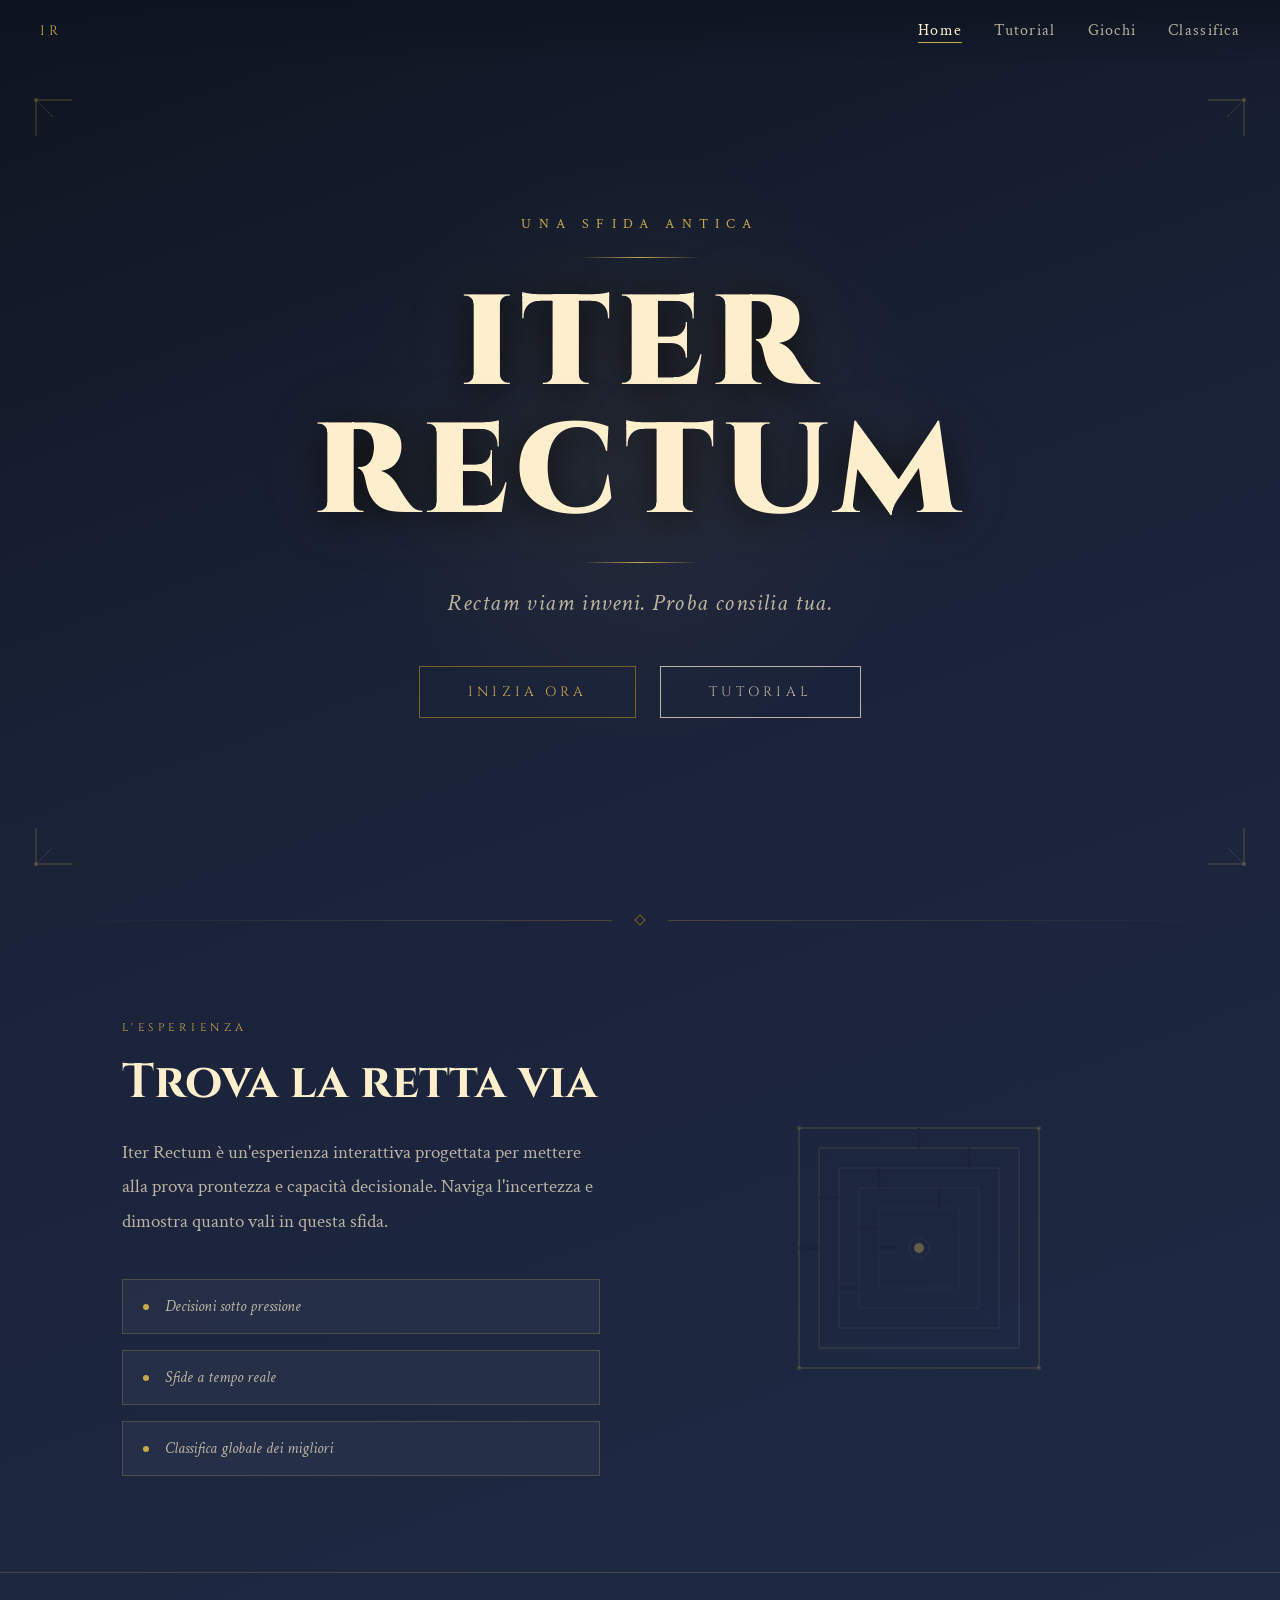
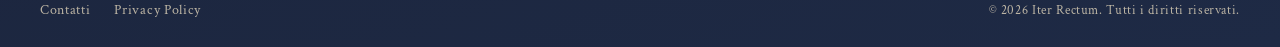
<file: index.html>
<!doctype html>
<html lang="en">
<head>
    <title>Iter Rectum</title>
    <meta charset="utf-8">
    <meta name="viewport" content="width=device-width, initial-scale=1">
    <link rel="preconnect" href="https://fonts.googleapis.com">
    <link href="https://fonts.googleapis.com/css2?family=Cinzel:wght@400;700;900&family=Crimson+Text:ital,wght@0,400;0,600;1,400&display=swap" rel="stylesheet">

    <!-- My CSS -->
    <link rel="stylesheet" href="./index.css">
</head>
<body>
    <header>
        <a href="./index.html" class="nav-logo">IR</a>
        <nav>
            <a href="./index.html" class="active">Home</a>
            <a href="./assets/pages/tutorial.html">Tutorial</a>
            <a href="./assets/pages/list_game.html">Giochi</a>
            <a href="#">Classifica</a>
        </nav>
    </header>

    <section class="hero">
        <div class="ornament ornament-tl">
            <svg viewBox="0 0 80 80" fill="none" xmlns="http://www.w3.org/2000/svg">
                <path d="M4 4 L4 40 M4 4 L40 4" stroke="#c9a84c" stroke-width="1"/>
                <path d="M4 4 L20 20" stroke="#c9a84c" stroke-width="0.5"/>
                <circle cx="4" cy="4" r="2" fill="#c9a84c"/>
                <circle cx="20" cy="20" r="1" fill="#c9a84c" opacity="0.5"/>
            </svg>
        </div>
        <div class="ornament ornament-tr">
            <svg viewBox="0 0 80 80" fill="none" xmlns="http://www.w3.org/2000/svg">
                <path d="M4 4 L4 40 M4 4 L40 4" stroke="#c9a84c" stroke-width="1"/>
                <path d="M4 4 L20 20" stroke="#c9a84c" stroke-width="0.5"/>
                <circle cx="4" cy="4" r="2" fill="#c9a84c"/>
                <circle cx="20" cy="20" r="1" fill="#c9a84c" opacity="0.5"/>
            </svg>
        </div>
        <div class="ornament ornament-bl">
            <svg viewBox="0 0 80 80" fill="none" xmlns="http://www.w3.org/2000/svg">
                <path d="M4 4 L4 40 M4 4 L40 4" stroke="#c9a84c" stroke-width="1"/>
                <path d="M4 4 L20 20" stroke="#c9a84c" stroke-width="0.5"/>
                <circle cx="4" cy="4" r="2" fill="#c9a84c"/>
            </svg>
        </div>
        <div class="ornament ornament-br">
            <svg viewBox="0 0 80 80" fill="none" xmlns="http://www.w3.org/2000/svg">
                <path d="M4 4 L4 40 M4 4 L40 4" stroke="#c9a84c" stroke-width="1"/>
                <path d="M4 4 L20 20" stroke="#c9a84c" stroke-width="0.5"/>
                <circle cx="4" cy="4" r="2" fill="#c9a84c"/>
            </svg>
        </div>

        <div class="hero-content">
            <p class="hero-eyebrow">Una sfida antica</p>
            <div class="hero-rule hero-rule--anim-1"></div>
            <h1>ITER<br>RECTUM</h1>
            <div class="hero-rule hero-rule--anim-2"></div>
            <p class="hero-sub">Rectam viam inveni. Proba consilia tua.</p>
            <div class="hero-cta">
                <button type="button" id="start-here" class="btn-start"><span>Inizia ora</span></button>
                <button type="button" id="tutorial-btn" class="btn-tutorial"><span>Tutorial</span></button>
            </div>
        </div>
    </section>

    <div class="section-divider">
        <div class="divider-diamond"></div>
    </div>

    <section>
        <div class="about">
            <div>
                <p class="about-label">L'esperienza</p>
                <h2>Trova la retta via</h2>
                <p class="about-text">
                    Iter Rectum è un'esperienza interattiva progettata per mettere alla prova prontezza e capacità decisionale. Naviga l'incertezza e dimostra quanto vali in questa sfida.
                </p>
                <div class="features">
                    <div class="feature-item">
                        <div class="feature-dot"></div>
                        <span>Decisioni sotto pressione</span>
                    </div>
                    <div class="feature-item">
                        <div class="feature-dot"></div>
                        <span>Sfide a tempo reale</span>
                    </div>
                    <div class="feature-item">
                        <div class="feature-dot"></div>
                        <span>Classifica globale dei migliori</span>
                    </div>
                </div>
            </div>

            <div class="about-visual">
                <svg class="labyrinth-svg" viewBox="0 0 260 260" fill="none" xmlns="http://www.w3.org/2000/svg">
                    <rect x="10" y="10" width="240" height="240" rx="2" stroke="#c9a84c" stroke-width="1" stroke-opacity="0.5"/>
                    <rect x="30" y="30" width="200" height="200" rx="1" stroke="#c9a84c" stroke-width="0.8" stroke-opacity="0.4"/>
                    <rect x="50" y="50" width="160" height="160" rx="1" stroke="#c9a84c" stroke-width="0.7" stroke-opacity="0.3"/>
                    <rect x="70" y="70" width="120" height="120" rx="1" stroke="#c9a84c" stroke-width="0.6" stroke-opacity="0.25"/>
                    <rect x="90" y="90" width="80" height="80" rx="1" stroke="#c9a84c" stroke-width="0.5" stroke-opacity="0.2"/>
                    <line x1="10" y1="130" x2="30" y2="130" stroke="#1A2238" stroke-width="2.5"/>
                    <line x1="130" y1="10" x2="130" y2="30" stroke="#1A2238" stroke-width="2.5"/>
                    <line x1="30" y1="80" x2="50" y2="80" stroke="#1A2238" stroke-width="2.5"/>
                    <line x1="180" y1="30" x2="180" y2="50" stroke="#1A2238" stroke-width="2.5"/>
                    <line x1="50" y1="170" x2="70" y2="170" stroke="#1A2238" stroke-width="2.5"/>
                    <line x1="90" y1="50" x2="90" y2="70" stroke="#1A2238" stroke-width="2.5"/>
                    <line x1="70" y1="110" x2="90" y2="110" stroke="#1A2238" stroke-width="2.5"/>
                    <line x1="150" y1="70" x2="150" y2="90" stroke="#1A2238" stroke-width="2.5"/>
                    <line x1="90" y1="130" x2="110" y2="130" stroke="#1A2238" stroke-width="2.5"/>
                    <circle cx="130" cy="130" r="5" fill="#c9a84c" opacity="0.7"/>
                    <circle cx="130" cy="130" r="10" stroke="#c9a84c" stroke-width="0.5" stroke-opacity="0.3"/>
                    <circle cx="10" cy="10" r="2" fill="#c9a84c" opacity="0.4"/>
                    <circle cx="250" cy="10" r="2" fill="#c9a84c" opacity="0.4"/>
                    <circle cx="10" cy="250" r="2" fill="#c9a84c" opacity="0.4"/>
                    <circle cx="250" cy="250" r="2" fill="#c9a84c" opacity="0.4"/>
                </svg>
            </div>
        </div>
    </section>

    <footer>
        <div class="footer-links">
            <a href="#">Contatti</a>
            <a href="#">Privacy Policy</a>
        </div>
        <p class="footer-copy">© 2026 Iter Rectum. Tutti i diritti riservati.</p>
    </footer>

    <script src="./index.js"></script>
</body>
</html>
</file>
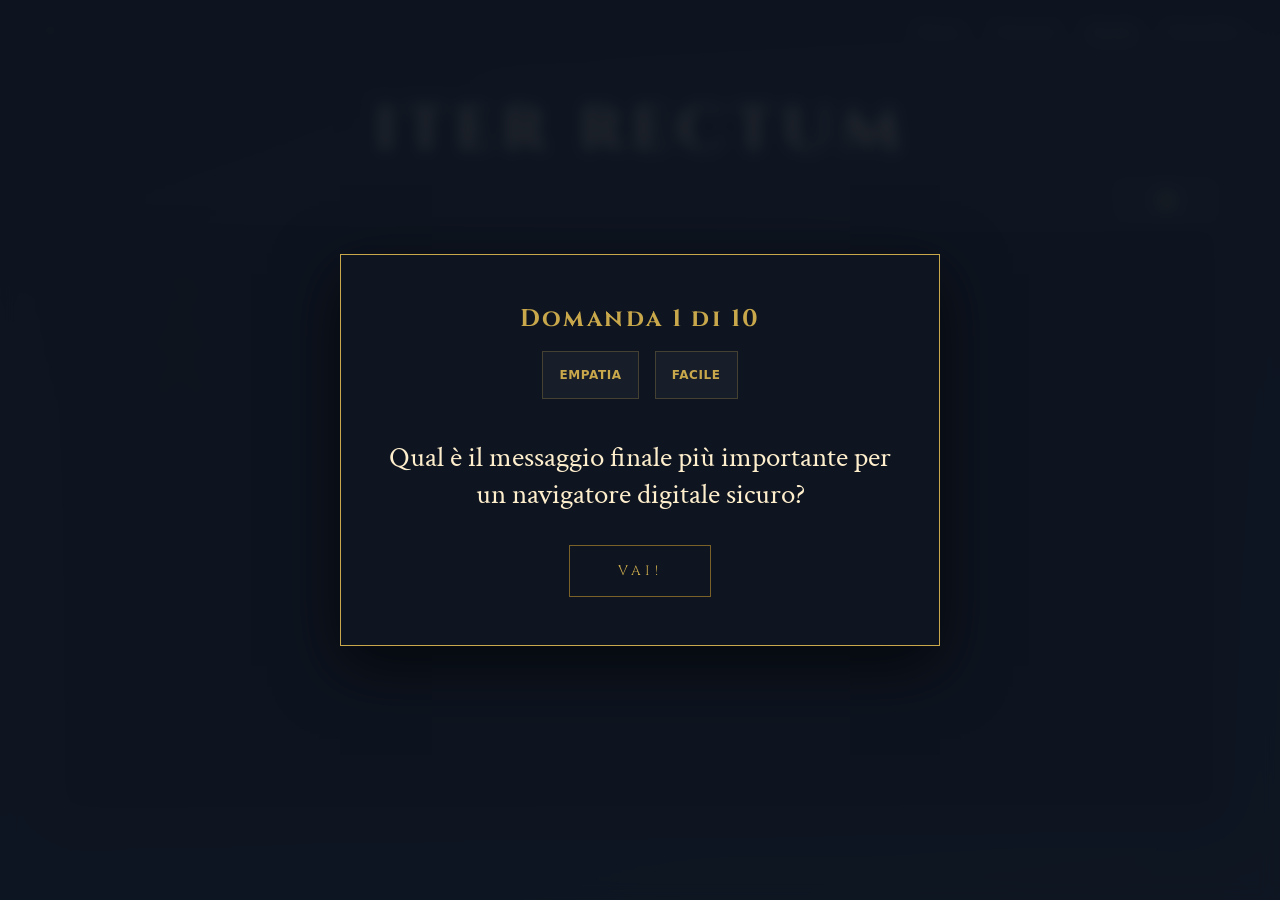
<file: assets/pages/game.html>
<!doctype html>
<html lang="en">
<head>
    <title>Iter Rectum - Gameplay</title>
    <meta charset="utf-8">
    <meta name="viewport" content="width=device-width, initial-scale=1">
    <link rel="preconnect" href="https://fonts.googleapis.com">
    <link href="https://fonts.googleapis.com/css2?family=Cinzel:wght@400;700;900&family=Crimson+Text:ital,wght@0,400;0,600;1,400&display=swap" rel="stylesheet">

    <!-- My CSS -->
    <link rel="stylesheet" href="../styles/game.css">
</head>
<body>
    <header>
        <a href="../../index.html" class="nav-logo">IR</a>
        <nav>
            <a href="../../index.html">Home</a>
            <a href="./tutorial.html">Tutorial</a>
            <a href="./list_game.html" class="active">Giochi</a>
            <a href="#">Classifica</a>
        </nav>
    </header>

    <main class="game-page-content">
        <div class="text-center">
            <h1 id="title-game" class="page-title">ITER RECTUM</h1>
        </div>

        <div id="game-wrapper">
            <div id="score-container">
                <div id="score-value">0</div>
            </div>
            <div id="game">
                <canvas id="road"></canvas>
            </div>
        </div>

        <div id="mobile-controls" class="mobile-controls">
            <button id="btn-up" class="btn-control">
                <svg xmlns="http://www.w3.org/2000/svg" width="32" height="32" fill="currentColor" viewBox="0 0 16 16">
                  <path fill-rule="evenodd" d="M8 15a.5.5 0 0 0 .5-.5V2.707l3.146 3.147a.5.5 0 0 0 .708-.708l-4-4a.5.5 0 0 0-.708 0l-4 4a.5.5 0 1 0 .708.708L7.5 2.707V14.5a.5.5 0 0 0 .5.5z"/>
                </svg>
            </button>
            <button id="btn-down" class="btn-control">
                <svg xmlns="http://www.w3.org/2000/svg" width="32" height="32" fill="currentColor" viewBox="0 0 16 16">
                  <path fill-rule="evenodd" d="M8 1a.5.5 0 0 1 .5.5v11.793l3.146-3.147a.5.5 0 0 1 .708.708l-4 4a.5.5 0 0 1-.708 0l-4-4a.5.5 0 0 1 .708-.708L7.5 13.293V1.5A.5.5 0 0 1 8 1z"/>
                </svg>
            </button>
        </div>
    </main>

    <script type="module" src="../js/game.js"></script>
</body>
</html>
</file>
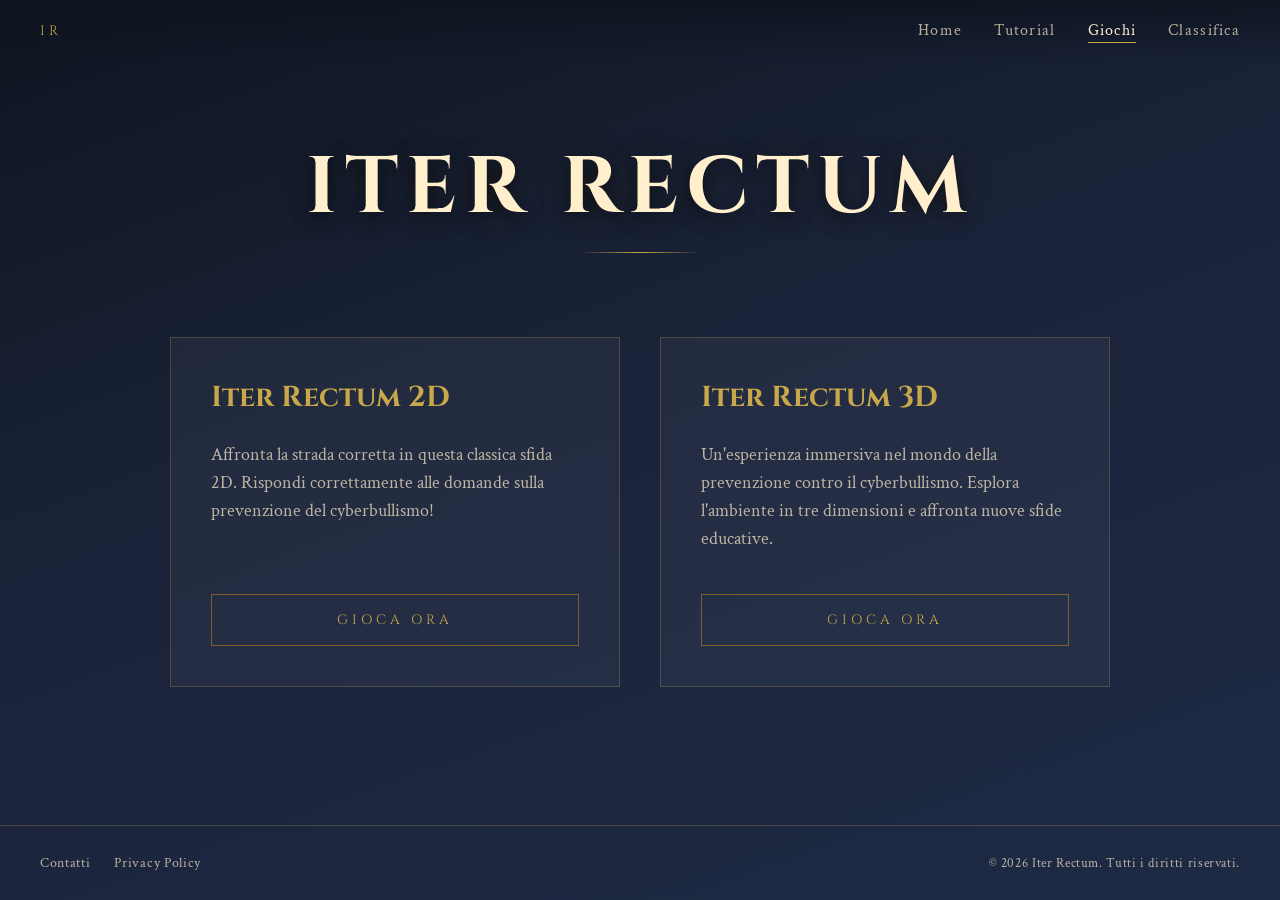
<file: assets/pages/list_game.html>
<!doctype html>
<html lang="en">
<head>
    <title>Iter Rectum - Scegli il gioco</title>
    <meta charset="utf-8">
    <meta name="viewport" content="width=device-width, initial-scale=1">
    <link rel="preconnect" href="https://fonts.googleapis.com">
    <link href="https://fonts.googleapis.com/css2?family=Cinzel:wght@400;700;900&family=Crimson+Text:ital,wght@0,400;0,600;1,400&display=swap" rel="stylesheet">

    <!-- My CSS -->
    <link rel="stylesheet" href="../styles/list_game.css">
</head>
<body>
    <header>
        <a href="../../index.html" class="nav-logo">IR</a>
        <nav>
            <a href="../../index.html">Home</a>
            <a href="./tutorial.html">Tutorial</a>
            <a href="./list_game.html" class="active">Giochi</a>
            <a href="#">Classifica</a>
        </nav>
    </header>

    <main class="page-content">
        <div class="text-center mb-section">
            <h1 class="page-title">ITER RECTUM</h1>
            <div class="hero-rule" style="margin: 20px auto; opacity: 1; animation: none;"></div>
        </div>

        <div class="games-grid">
            <div class="game-card">
                <h2 class="game-card-title">Iter Rectum 2D</h2>
                <p class="game-card-desc">Affronta la strada corretta in questa classica sfida 2D. Rispondi correttamente alle domande sulla prevenzione del cyberbullismo!</p>
                <a href="./game.html" class="btn-start" style="text-align: center;"><span>GIOCA ORA</span></a>
            </div>

            <div class="game-card">
                <h2 class="game-card-title">Iter Rectum 3D</h2>
                <p class="game-card-desc">Un'esperienza immersiva nel mondo della prevenzione contro il cyberbullismo. Esplora l'ambiente in tre dimensioni e affronta nuove sfide educative.</p>
                <a href="./game3d.html" class="btn-start" style="text-align: center;"><span>GIOCA ORA</span></a>
            </div>
        </div>
    </main>

    <footer>
        <div class="footer-links">
            <a href="#">Contatti</a>
            <a href="#">Privacy Policy</a>
        </div>
        <p class="footer-copy">© 2026 Iter Rectum. Tutti i diritti riservati.</p>
    </footer>

    <script src="../js/list_game.js"></script>
</body>
</html>
</file>
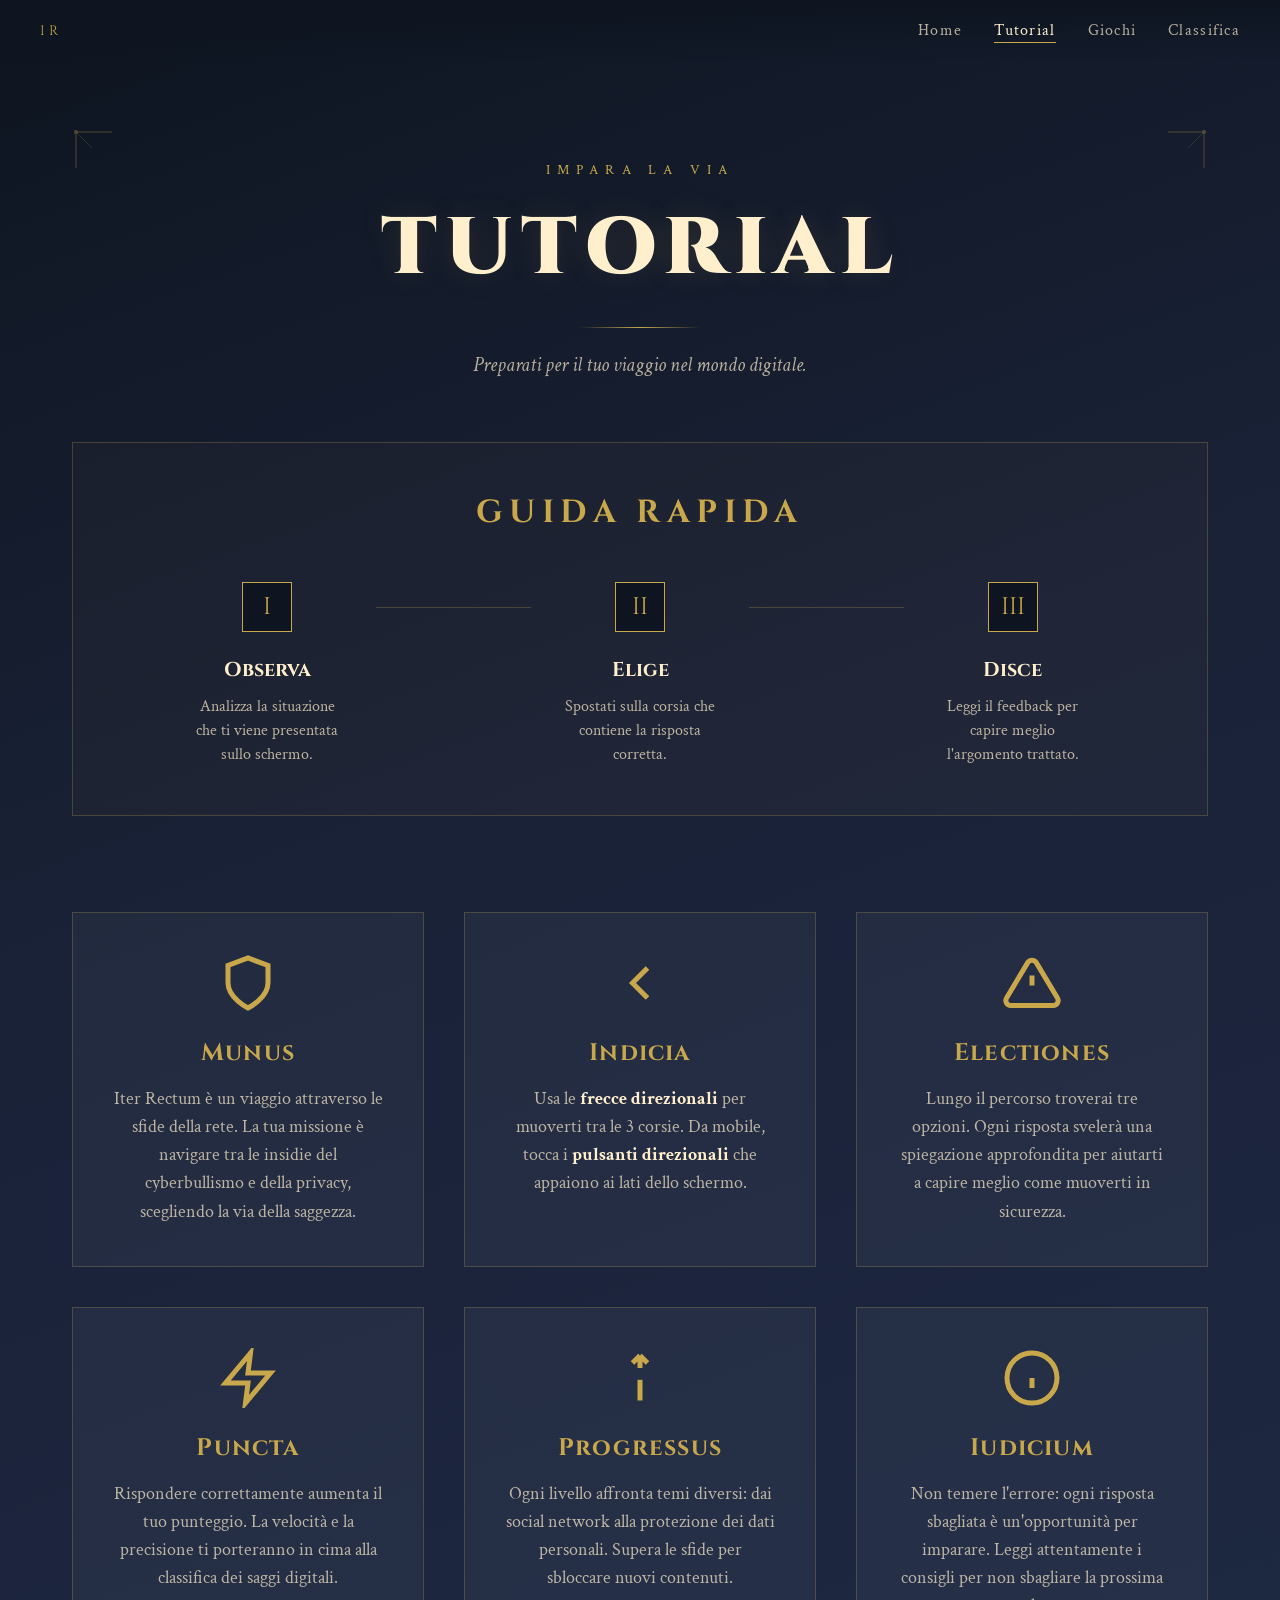
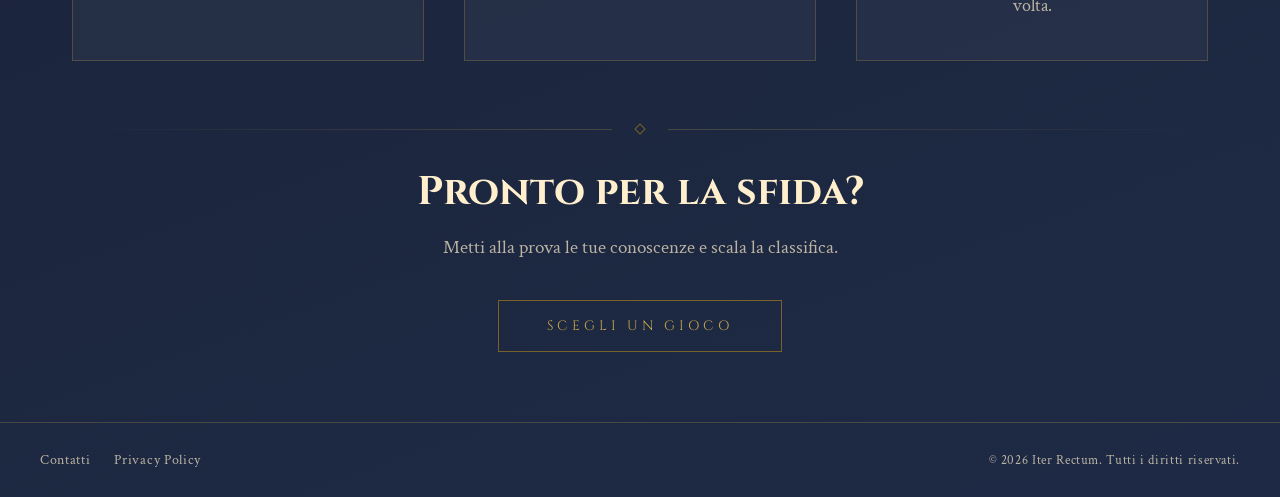
<file: assets/pages/tutorial.html>
<!doctype html>
<html lang="en">
<head>
    <title>Iter Rectum - Tutorial</title>
    <meta charset="utf-8">
    <meta name="viewport" content="width=device-width, initial-scale=1">
    <link rel="preconnect" href="https://fonts.googleapis.com">
    <link href="https://fonts.googleapis.com/css2?family=Cinzel:wght@400;700;900&family=Crimson+Text:ital,wght@0,400;0,600;1,400&display=swap" rel="stylesheet">

    <!-- My CSS -->
    <link rel="stylesheet" href="../styles/tutorial.css">
</head>
<body>
    <header>
        <a href="../../index.html" class="nav-logo">IR</a>
        <nav>
            <a href="../../index.html">Home</a>
            <a href="./tutorial.html" class="active">Tutorial</a>
            <a href="./list_game.html">Giochi</a>
            <a href="#">Classifica</a>
        </nav>
    </header>

    <main class="tutorial-container">
        <section class="tutorial-hero">
            <div class="ornament ornament-tl" aria-hidden="true">
                <svg viewBox="0 0 80 80" fill="none" xmlns="http://www.w3.org/2000/svg">
                    <path d="M4 4 L4 40 M4 4 L40 4" stroke="#c9a84c" stroke-width="1"/>
                    <path d="M4 4 L20 20" stroke="#c9a84c" stroke-width="0.5"/>
                    <circle cx="4" cy="4" r="2" fill="#c9a84c"/>
                </svg>
            </div>
            <div class="ornament ornament-tr" aria-hidden="true">
                <svg viewBox="0 0 80 80" fill="none" xmlns="http://www.w3.org/2000/svg">
                    <path d="M4 4 L4 40 M4 4 L40 4" stroke="#c9a84c" stroke-width="1"/>
                    <path d="M4 4 L20 20" stroke="#c9a84c" stroke-width="0.5"/>
                    <circle cx="4" cy="4" r="2" fill="#c9a84c"/>
                </svg>
            </div>
            <p class="hero-eyebrow">Impara la via</p>
            <h1 class="page-title">TUTORIAL</h1>
            <div class="hero-rule"></div>
            <p class="hero-sub">Preparati per il tuo viaggio nel mondo digitale.</p>
        </section>

        <section class="how-to-play">
            <h2 class="section-title">Guida Rapida</h2>
            <div class="steps-container">
                <div class="step">
                    <div class="step-number">I</div>
                    <div class="step-content">
                        <h4>Observa</h4>
                        <p>Analizza la situazione che ti viene presentata sullo schermo.</p>
                    </div>
                </div>
                <div class="step-connector"></div>
                <div class="step">
                    <div class="step-number">II</div>
                    <div class="step-content">
                        <h4>Elige</h4>
                        <p>Spostati sulla corsia che contiene la risposta corretta.</p>
                    </div>
                </div>
                <div class="step-connector"></div>
                <div class="step">
                    <div class="step-number">III</div>
                    <div class="step-content">
                        <h4>Disce</h4>
                        <p>Leggi il feedback per capire meglio l'argomento trattato.</p>
                    </div>
                </div>
            </div>
        </section>

        <section class="tutorial-section" aria-label="Approfondimenti del Tutorial">
            <div class="tutorial-card">
                <div class="card-icon" aria-hidden="true">
                    <svg viewBox="0 0 24 24" fill="none" stroke="currentColor" stroke-width="2">
                        <path d="M12 22s8-4 8-10V5l-8-3-8 3v7c0 6 8 10 8 10z"/>
                    </svg>
                </div>
                <h3>Munus</h3>
                <p>Iter Rectum è un viaggio attraverso le sfide della rete. La tua missione è navigare tra le insidie del cyberbullismo e della privacy, scegliendo la via della saggezza.</p>
            </div>

            <div class="tutorial-card">
                <div class="card-icon" aria-hidden="true">
                    <svg viewBox="0 0 24 24" fill="none" stroke="currentColor" stroke-width="2">
                        <path d="M15 6l-6 6 6 6"/>
                    </svg>
                </div>
                <h3>Indicia</h3>
                <p>Usa le <strong>frecce direzionali</strong> per muoverti tra le 3 corsie. Da mobile, tocca i <strong>pulsanti direzionali</strong> che appaiono ai lati dello schermo.</p>
            </div>

            <div class="tutorial-card">
                <div class="card-icon" aria-hidden="true">
                    <svg viewBox="0 0 24 24" fill="none" stroke="currentColor" stroke-width="2">
                        <path d="M10.29 3.86L1.82 18a2 2 0 001.71 3h16.94a2 2 0 001.71-3L13.71 3.86a2 2 0 00-3.42 0z"/>
                        <line x1="12" y1="9" x2="12" y2="13"/>
                        <line x1="12" y1="17" x2="12.01" y2="17"/>
                    </svg>
                </div>
                <h3>Electiones</h3>
                <p>Lungo il percorso troverai tre opzioni. Ogni risposta svelerà una spiegazione approfondita per aiutarti a capire meglio come muoverti in sicurezza.</p>
            </div>

            <div class="tutorial-card">
                <div class="card-icon" aria-hidden="true">
                    <svg viewBox="0 0 24 24" fill="none" stroke="currentColor" stroke-width="2">
                        <path d="M13 2L3 14h9l-1 8 10-12h-9l1-8z"/>
                    </svg>
                </div>
                <h3>Puncta</h3>
                <p>Rispondere correttamente aumenta il tuo punteggio. La velocità e la precisione ti porteranno in cima alla classifica dei saggi digitali.</p>
            </div>

            <div class="tutorial-card">
                <div class="card-icon" aria-hidden="true">
                    <svg viewBox="0 0 24 24" fill="none" stroke="currentColor" stroke-width="2">
                        <path d="M12 21v-8.28M12 8V3m0 0l-3 3m3-3l3 3"/>
                    </svg>
                </div>
                <h3>Progressus</h3>
                <p>Ogni livello affronta temi diversi: dai social network alla protezione dei dati personali. Supera le sfide per sbloccare nuovi contenuti.</p>
            </div>

            <div class="tutorial-card">
                <div class="card-icon" aria-hidden="true">
                    <svg viewBox="0 0 24 24" fill="none" stroke="currentColor" stroke-width="2">
                        <circle cx="12" cy="12" r="10"/>
                        <line x1="12" y1="16" x2="12" y2="12"/>
                        <line x1="12" y1="8" x2="12.01" y2="8"/>
                    </svg>
                </div>
                <h3>Iudicium</h3>
                <p>Non temere l'errore: ogni risposta sbagliata è un'opportunità per imparare. Leggi attentamente i consigli per non sbagliare la prossima volta.</p>
            </div>
        </section>

        <section class="tutorial-cta">
            <div class="section-divider">
                <div class="divider-diamond"></div>
            </div>
            <h2>Pronto per la sfida?</h2>
            <p>Metti alla prova le tue conoscenze e scala la classifica.</p>
            <a href="./list_game.html" class="btn-start"><span>Scegli un gioco</span></a>
        </section>
    </main>

    <footer>
        <div class="footer-links">
            <a href="#">Contatti</a>
            <a href="#">Privacy Policy</a>
        </div>
        <p class="footer-copy">© 2026 Iter Rectum. Tutti i diritti riservati.</p>
    </footer>

    <script src="../js/tutorial.js"></script>
</body>
</html>
</file>
<file: index.css>
*,
*::before,
*::after {
    box-sizing: border-box;
    margin: 0;
    padding: 0;
}

:root {
    --gold: #c9a84c;
    --gold-dim: #7a6128;
    --cream: #ffefcd;
    --cream-dim: rgba(255, 239, 205, 0.7);
    --bg-deep: #0e1520;
    --bg-surface: rgba(255, 255, 255, 0.04);
    --border: rgba(201, 168, 76, 0.25);
}

html {
    scroll-behavior: smooth;
}

body {
    background: linear-gradient(160deg, #0e1520 0%, #1A2238 40%, #1e2a45 100%);
    color: var(--cream);
    font-family: 'Crimson Text', Georgia, serif;
    min-height: 100vh;
    overflow-x: hidden;
    display: flex;
    flex-direction: column;
}

header {
    position: fixed;
    top: 0;
    left: 0;
    right: 0;
    z-index: 100;
    padding: 1.25rem 2.5rem;
    display: flex;
    justify-content: space-between;
    align-items: center;
    background: linear-gradient(to bottom, rgba(14, 21, 32, 0.95), transparent);
}

.nav-logo {
    font-family: 'Cinzel', serif;
    font-size: 0.85rem;
    letter-spacing: 0.3em;
    color: var(--gold);
    text-decoration: none;
    text-transform: uppercase;
}

nav {
    display: flex;
    gap: 2rem;
}

nav a {
    font-family: 'Crimson Text', serif;
    font-size: 1rem;
    color: var(--cream-dim);
    text-decoration: none;
    letter-spacing: 0.08em;
    transition: color 0.3s;
    position: relative;
}

nav a::after {
    content: '';
    position: absolute;
    bottom: -2px;
    left: 0;
    right: 0;
    height: 1px;
    background: var(--gold);
    transform: scaleX(0);
    transition: transform 0.3s;
}

nav a:hover, nav a.active {
    color: var(--cream);
}

nav a:hover::after, nav a.active::after {
    transform: scaleX(1);
}

.hero {
    position: relative;
    min-height: 100vh;
    display: flex;
    align-items: center;
    justify-content: center;
    text-align: center;
    padding: 6rem 2rem 4rem;
    overflow: hidden;
}

.hero::after {
    content: '';
    position: absolute;
    top: 50%;
    left: 50%;
    transform: translate(-50%, -50%);
    width: 600px;
    height: 600px;
    background: radial-gradient(circle, rgba(201, 168, 76, 0.07) 0%, transparent 70%);
    pointer-events: none;
}

.hero-content {
    position: relative;
    z-index: 1;
}

.hero-rule {
    width: 120px;
    height: 1px;
    background: linear-gradient(to right, transparent, var(--gold), transparent);
    margin: 1.5rem auto;
    opacity: 0;
}

.hero-rule--anim-1 {
    animation: fadeUp 0.7s 0.3s forwards;
}

.hero-rule--anim-2 {
    animation: fadeUp 0.7s 0.6s forwards;
}

.ornament {
    position: absolute;
    width: 80px;
    height: 80px;
    opacity: 0.35;
}

.ornament svg {
    width: 100%;
    height: 100%;
}

.ornament-tl {
    top: 6rem;
    left: 2rem;
}

.ornament-tr {
    top: 6rem;
    right: 2rem;
    transform: scaleX(-1);
}

.ornament-bl {
    bottom: 2rem;
    left: 2rem;
    transform: scaleY(-1);
}

.ornament-br {
    bottom: 2rem;
    right: 2rem;
    transform: scale(-1);
}

.hero-eyebrow {
    font-family: 'Crimson Text', serif;
    font-size: 0.9rem;
    letter-spacing: 0.5em;
    text-transform: uppercase;
    color: var(--gold);
    margin-bottom: 1rem;
    opacity: 0;
    animation: fadeUp 0.8s 0.2s forwards;
}

h1 {
    font-family: 'Cinzel', serif;
    font-size: clamp(3.5rem, 12vw, 8rem);
    font-weight: 900;
    line-height: 1;
    letter-spacing: 0.06em;
    color: var(--cream);
    text-shadow: 0 0 80px rgba(201, 168, 76, 0.12), 0 4px 40px rgba(0, 0, 0, 0.8);
    opacity: 0;
    animation: fadeUp 0.9s 0.4s forwards;
}

.hero-sub {
    font-family: 'Crimson Text', serif;
    font-style: italic;
    font-size: clamp(1.1rem, 3vw, 1.5rem);
    color: var(--cream-dim);
    letter-spacing: 0.05em;
    opacity: 0;
    animation: fadeUp 0.9s 0.7s forwards;
}

.hero-cta {
    margin-top: 3rem;
    opacity: 0;
    animation: fadeUp 0.9s 1s forwards;
    display: flex;
    justify-content: center;
    gap: 1.5rem;
    flex-wrap: wrap;
}

.btn-start, .btn-tutorial {
    font-family: 'Cinzel', serif;
    font-size: 0.85rem;
    letter-spacing: 0.3em;
    text-transform: uppercase;
    color: var(--gold);
    text-decoration: none;
    border: 1px solid var(--gold-dim);
    padding: 1rem 3rem;
    display: inline-block;
    transition: color 0.4s;
    position: relative;
    overflow: hidden;
    background: transparent;
    cursor: pointer;
}

.btn-start::before, .btn-tutorial::before {
    content: '';
    position: absolute;
    inset: 0;
    background: var(--gold);
    transform: translateX(-101%);
    transition: transform 0.4s cubic-bezier(0.4, 0, 0.2, 1);
}

.btn-start:hover, .btn-tutorial:hover {
    color: var(--bg-deep);
}

.btn-start:hover::before, .btn-tutorial:hover::before {
    transform: translateX(0);
}

.btn-start span, .btn-tutorial span {
    position: relative;
    z-index: 1;
}

.btn-tutorial {
    border-color: var(--cream-dim);
    color: var(--cream-dim);
}

.btn-tutorial::before {
    background: var(--cream-dim);
}

.btn-tutorial:hover {
    color: var(--bg-deep);
}

.section-divider {
    display: flex;
    align-items: center;
    gap: 1.5rem;
    padding: 0 3rem;
    margin-top: 1rem;
}

.section-divider::before,
.section-divider::after {
    content: '';
    flex: 1;
    height: 1px;
    background: linear-gradient(to right, transparent, var(--border));
}

.section-divider::after {
    background: linear-gradient(to left, transparent, var(--border));
}

.divider-diamond {
    width: 8px;
    height: 8px;
    border: 1px solid var(--gold-dim);
    transform: rotate(45deg);
    flex-shrink: 0;
}

.about {
    padding: 6rem 2rem;
    max-width: 1100px;
    margin: 0 auto;
    display: grid;
    grid-template-columns: 1fr 1fr;
    gap: 5rem;
    align-items: center;
}

.about-label {
    font-family: 'Cinzel', serif;
    font-size: 0.7rem;
    letter-spacing: 0.4em;
    text-transform: uppercase;
    color: var(--gold);
    margin-bottom: 1.2rem;
}

.about h2 {
    font-family: 'Cinzel', serif;
    font-size: clamp(2rem, 4vw, 3rem);
    font-weight: 700;
    line-height: 1.2;
    color: var(--cream);
    margin-bottom: 1.5rem;
}

.about-text {
    font-size: 1.2rem;
    line-height: 1.8;
    color: var(--cream-dim);
}

.about-visual {
    display: flex;
    justify-content: center;
    align-items: center;
}

.labyrinth-svg {
    width: 260px;
    height: 260px;
    opacity: 0.6;
}

.features {
    display: flex;
    flex-direction: column;
    gap: 1rem;
    margin-top: 2.5rem;
}

.feature-item {
    display: flex;
    align-items: center;
    gap: 1rem;
    padding: 1rem 1.25rem;
    border: 1px solid var(--border);
    background: var(--bg-surface);
    transition: border-color 0.3s, background 0.3s;
}

.feature-item:hover {
    border-color: rgba(201, 168, 76, 0.45);
    background: rgba(201, 168, 76, 0.05);
}

.feature-dot {
    width: 6px;
    height: 6px;
    border-radius: 50%;
    background: var(--gold);
    flex-shrink: 0;
}

.feature-item span {
    font-size: 1rem;
    color: var(--cream-dim);
    font-style: italic;
}

footer {
    border-top: 1px solid var(--border);
    padding: 1.75rem 2.5rem;
    display: flex;
    justify-content: space-between;
    align-items: center;
    gap: 1rem;
}

.footer-links {
    display: flex;
    gap: 1.5rem;
}

footer a {
    font-size: 0.85rem;
    color: var(--cream-dim);
    text-decoration: none;
    letter-spacing: 0.05em;
    transition: color 0.3s;
}

footer a:hover {
    color: var(--gold);
}

.footer-copy {
    font-size: 0.8rem;
    color: rgba(255, 239, 205, 0.7);
    letter-spacing: 0.05em;
}

@keyframes fadeUp {
    from {
        opacity: 0;
        transform: translateY(20px);
    }

    to {
        opacity: 1;
        transform: translateY(0);
    }
}

@media (max-width: 1024px) {
    .about {
        gap: 3rem;
        padding: 6rem 2rem;
    }
    
    .labyrinth-svg {
        width: 220px;
        height: 220px;
    }
}

@media (max-width: 768px) {
    header {
        padding: 1rem 1.25rem;
    }

    nav {
        gap: 1.25rem;
    }

    .ornament {
        display: none;
    }

    .about {
        grid-template-columns: 1fr;
        gap: 3rem;
        padding: 4rem 1.5rem;
    }

    .about-visual {
        display: none;
    }

    .labyrinth-svg {
        width: 180px;
        height: 180px;
    }

    footer {
        flex-direction: column;
        text-align: center;
        padding: 1.5rem;
    }
}

@media (max-width: 480px) {
    header {
        flex-direction: column;
        gap: 0.5rem;
        padding: 0.75rem 1rem;
        background: rgba(14, 21, 32, 0.95);
    }

    nav a {
        font-size: 0.8rem;
    }

    nav {
        gap: 0.75rem;
    }
}

@media (max-height: 500px) and (orientation: landscape) {
    header {
        padding: 0.5rem 1.25rem;
    }
    
    .hero {
        padding-top: 4rem;
    }
    
    h1 {
        font-size: clamp(2rem, 8vw, 4rem);
    }
}
</file>
<file: assets/styles/game.css>
*,
*::before,
*::after {
    box-sizing: border-box;
    margin: 0;
    padding: 0;
}

:root {
    --gold: #c9a84c;
    --gold-dim: #7a6128;
    --cream: #ffefcd;
    --cream-dim: rgba(255, 239, 205, 0.7);
    --bg-deep: #0e1520;
    --bg-surface: rgba(255, 255, 255, 0.04);
    --border: rgba(201, 168, 76, 0.25);
    --font-ui: system-ui, -apple-system, sans-serif;
}

body {
    background: linear-gradient(160deg, #0e1520 0%, #1A2238 40%, #1e2a45 100%);
    color: var(--cream);
    font-family: 'Crimson Text', Georgia, serif;
    min-height: 100vh;
    overflow-x: hidden;
    display: flex;
    flex-direction: column;
    overscroll-behavior: none;
}

header {
    position: fixed;
    top: 0;
    left: 0;
    right: 0;
    z-index: 100;
    padding: 1.25rem 2.5rem;
    display: flex;
    justify-content: space-between;
    align-items: center;
    background: linear-gradient(to bottom, rgba(14, 21, 32, 0.95), transparent);
}

.nav-logo {
    font-family: 'Cinzel', serif;
    font-size: 0.85rem;
    letter-spacing: 0.3em;
    color: var(--gold);
    text-decoration: none;
    text-transform: uppercase;
}

nav {
    display: flex;
    gap: 2rem;
}

nav a {
    font-family: 'Crimson Text', serif;
    font-size: 1rem;
    color: var(--cream-dim);
    text-decoration: none;
    letter-spacing: 0.08em;
    transition: color 0.3s;
    position: relative;
}

nav a::after {
    content: '';
    position: absolute;
    bottom: -2px;
    left: 0;
    right: 0;
    height: 1px;
    background: var(--gold);
    transform: scaleX(0);
    transition: transform 0.3s;
}

nav a:hover, nav a.active {
    color: var(--cream);
}

nav a:hover::after, nav a.active::after {
    transform: scaleX(1);
}

.game-page-content {
    flex: 1;
    display: flex;
    flex-direction: column;
    align-items: center;
    padding: 6rem 1rem 2rem;
    width: 100%;
}

.text-center {
    text-align: center;
    margin-bottom: 1rem;
}

.page-title {
    font-size: clamp(2.5rem, 6vw, 4rem);
    margin: 0;
    line-height: 1.1;
    letter-spacing: 0.1em;
    font-family: 'Cinzel', serif;
    color: var(--cream);
    text-shadow: 0 0 30px rgba(201, 168, 76, 0.15), 0 4px 15px rgba(0, 0, 0, 0.8);
}

#game-wrapper {
    position: relative;
    width: 100%;
    max-width: 1152px;
    margin: 3rem auto;
}

#score-container {
    position: absolute;
    top: -3rem;
    right: 0;
    z-index: 10;
    background: var(--bg-surface);
    padding: 0.25rem 1.5rem;
    border: 1px solid var(--border);
    box-shadow: 0 4px 15px rgba(0,0,0,0.3);
    min-width: 100px;
    text-align: center;
}

#score-value {
    font-family: 'Cinzel', serif;
    font-size: 2rem;
    font-weight: 700;
    color: var(--gold);
    line-height: 1;
}

#game {
    position: relative;
    background-color: #0e1520;
    width: 100%;
    aspect-ratio: 2 / 1;
    height: auto;
    border: 1px solid var(--border);
    box-shadow: 0 10px 40px rgba(0,0,0,0.5);
    overflow: hidden;
    touch-action: none;
}

#game canvas {
    position: absolute;
    top: 0;
    left: 0;
    width: 100%;
    height: 100%;
}

.mobile-controls {
    display: none;
    width: 100%;
    max-width: 1152px;
    margin: 1rem auto;
    justify-content: space-between;
    padding: 0 1rem;
}

.btn-control {
    width: 64px;
    height: 64px;
    border-radius: 50%;
    display: flex;
    align-items: center;
    justify-content: center;
    padding: 0;
    background: rgba(26, 34, 56, 0.8);
    border: 1px solid var(--gold-dim);
    color: var(--gold);
    cursor: pointer;
    transition: all 0.3s ease;
    box-shadow: 0 4px 15px rgba(0,0,0,0.3);
}

.btn-control:hover {
    background: rgba(42, 53, 84, 0.9);
    border-color: var(--gold);
    color: var(--cream);
    transform: translateY(-2px);
    box-shadow: 0 6px 20px rgba(0,0,0,0.4);
}

.btn-control:active {
    background: var(--gold);
    color: var(--bg-deep);
}

/* Custom Modal Styles */
.custom-modal-overlay {
    position: fixed;
    top: 0;
    left: 0;
    right: 0;
    bottom: 0;
    background: rgba(14, 21, 32, 0.9);
    backdrop-filter: blur(8px);
    z-index: 1000;
    display: flex;
    align-items: center;
    justify-content: center;
    opacity: 0;
    visibility: hidden;
    transition: opacity 0.3s, visibility 0.3s;
}

.custom-modal-overlay.active {
    opacity: 1;
    visibility: visible;
}

.custom-modal {
    background: var(--bg-deep);
    border: 1px solid var(--gold);
    width: 90%;
    max-width: 600px;
    padding: 3rem;
    position: relative;
    box-shadow: 0 20px 60px rgba(0, 0, 0, 0.6);
    text-align: center;
}

.custom-modal-header {
    margin-bottom: 1rem;
}

.custom-modal-body {
    margin-bottom: 2rem;
}

.custom-modal-title {
    font-family: 'Cinzel', serif;
    font-size: 1.5rem;
    color: var(--gold);
    letter-spacing: 0.1em;
}

.modal-badge {
    display: inline-block;
    padding: 1rem 1rem;
    background: var(--bg-surface);
    border: 1px solid var(--border);
    font-size: 0.75rem;
    font-family: var(--font-ui);
    color: var(--gold);
    margin-bottom: 1.5rem;
    text-transform: uppercase;
    font-weight: 600;
    letter-spacing: 0.05em;
}

.modal-question-text {
    font-size: 1.8rem;
    line-height: 1.3;
    color: var(--cream);
    font-family: 'Crimson Text', serif;
    margin-bottom: 2rem;
}

.feedback-status {
    font-family: 'Cinzel', serif;
    font-size: 2rem;
    margin-bottom: 1.5rem;
}

.feedback-status.correct { color: #4ade80; }
.feedback-status.incorrect { color: #f87171; }

.feedback-details {
    text-align: left;
    background: var(--bg-surface);
    border: 1px solid var(--border);
    padding: 1.5rem;
    margin-top: 1.5rem;
}

.feedback-details strong {
    color: var(--gold);
    font-family: 'Cinzel', serif;
    font-size: 0.9rem;
    display: block;
    margin-bottom: 0.5rem;
}

.feedback-text {
    font-style: italic;
    color: var(--cream-dim);
    font-family: var(--font-ui);
    line-height: 1.5;
}

.result-score {
    font-family: 'Cinzel', serif;
    font-size: 4rem;
    color: var(--gold);
    margin: 1.5rem 0;
}

.result-stats {
    display: flex;
    justify-content: center;
    gap: 3rem;
    margin-bottom: 2rem;
}

.stat-item .stat-value {
    display: block;
    font-family: 'Cinzel', serif;
    font-size: 1.5rem;
    color: var(--cream);
}

.stat-item .stat-label {
    font-size: 0.8rem;
    color: var(--cream-dim);
    text-transform: uppercase;
    font-family: var(--font-ui);
}

.btn-start {
    font-family: 'Cinzel', serif;
    font-size: 0.85rem;
    letter-spacing: 0.3em;
    text-transform: uppercase;
    color: var(--gold);
    text-decoration: none;
    border: 1px solid var(--gold-dim);
    padding: 1rem 3rem;
    display: inline-block;
    transition: color 0.4s;
    position: relative;
    overflow: hidden;
    background: transparent;
    cursor: pointer;
}

.btn-start::before {
    content: '';
    position: absolute;
    inset: 0;
    background: var(--gold);
    transform: translateX(-101%);
    transition: transform 0.4s cubic-bezier(0.4, 0, 0.2, 1);
}

.btn-start:hover {
    color: var(--bg-deep);
}

.btn-start:hover::before {
    transform: translateX(0);
}

.btn-start span {
    position: relative;
    z-index: 1;
}

@media (max-width: 1024px) {
    #game-wrapper {
        margin: 2rem auto;
    }

    .game-page-content {
        padding-top: 5rem;
    }
}

@media (max-width: 768px) {
    header {
        padding: 1rem 1.25rem;
    }

    nav {
        gap: 1.25rem;
    }

    .game-page-content {
        padding-top: 5rem;
    }

    #score-value {
        font-size: 1.5rem;
    }

    #score-container {
        min-width: 80px;
        padding: 0.2rem 1rem;
        top: -2.5rem;
    }

    .mobile-controls {
        display: flex;
    }

    .custom-modal {
        padding: 2rem;
    }

    .result-stats {
        gap: 1.5rem;
    }
}

@media (max-width: 480px) {
    header {
        flex-direction: column;
        gap: 0.5rem;
        padding: 0.75rem 1rem;
        background: rgba(14, 21, 32, 0.95);
    }

    nav a {
        font-size: 0.8rem;
    }

    nav {
        gap: 0.75rem;
    }

    .custom-modal {
        padding: 1.5rem 1rem;
    }

    .modal-question-text {
        font-size: 1.4rem;
    }

    .result-stats {
        flex-direction: column;
        gap: 1rem;
    }

    .result-score {
        font-size: 3rem;
    }

    .btn-start {
        padding: 0.8rem 2rem;
    }
}
@media (max-height: 500px) and (orientation: landscape) {
    header {
        padding: 0.5rem 1.25rem;
    }

    .game-page-content {
        padding-top: 3.5rem;
    }

    #game-wrapper {
        margin: 1rem auto;
    }

    .page-title {
        font-size: 2rem;
    }
}
</file>
<file: assets/styles/list_game.css>
*,
*::before,
*::after {
    box-sizing: border-box;
    margin: 0;
    padding: 0;
}

:root {
    --gold: #c9a84c;
    --gold-dim: #7a6128;
    --cream: #ffefcd;
    --cream-dim: rgba(255, 239, 205, 0.7);
    --bg-deep: #0e1520;
    --bg-surface: rgba(255, 255, 255, 0.04);
    --border: rgba(201, 168, 76, 0.25);
}

body {
    background: linear-gradient(160deg, #0e1520 0%, #1A2238 40%, #1e2a45 100%);
    color: var(--cream);
    font-family: 'Crimson Text', Georgia, serif;
    min-height: 100vh;
    overflow-x: hidden;
    display: flex;
    flex-direction: column;
}

header {
    position: fixed;
    top: 0;
    left: 0;
    right: 0;
    z-index: 100;
    padding: 1.25rem 2.5rem;
    display: flex;
    justify-content: space-between;
    align-items: center;
    background: linear-gradient(to bottom, rgba(14, 21, 32, 0.95), transparent);
}

.nav-logo {
    font-family: 'Cinzel', serif;
    font-size: 0.85rem;
    letter-spacing: 0.3em;
    color: var(--gold);
    text-decoration: none;
    text-transform: uppercase;
}

nav {
    display: flex;
    gap: 2rem;
}

nav a {
    font-family: 'Crimson Text', serif;
    font-size: 1rem;
    color: var(--cream-dim);
    text-decoration: none;
    letter-spacing: 0.08em;
    transition: color 0.3s;
    position: relative;
}

nav a::after {
    content: '';
    position: absolute;
    bottom: -2px;
    left: 0;
    right: 0;
    height: 1px;
    background: var(--gold);
    transform: scaleX(0);
    transition: transform 0.3s;
}

nav a:hover, nav a.active {
    color: var(--cream);
}

nav a:hover::after, nav a.active::after {
    transform: scaleX(1);
}

.page-content {
    flex: 1;
    display: flex;
    flex-direction: column;
    align-items: center;
    padding: 8rem 2rem 4rem;
    max-width: 1200px;
    margin: 0 auto;
    width: 100%;
}

.text-center {
    text-align: center;
}

.mb-section {
    margin-bottom: 4rem;
}

.page-title {
    font-size: clamp(3rem, 8vw, 5rem);
    margin: 1rem 0;
    line-height: 1.1;
    letter-spacing: 0.1em;
    font-family: 'Cinzel', serif;
    color: var(--cream);
    text-shadow: 0 0 40px rgba(201, 168, 76, 0.1), 0 4px 20px rgba(0, 0, 0, 0.8);
}

.hero-rule {
    width: 120px;
    height: 1px;
    background: linear-gradient(to right, transparent, var(--gold), transparent);
    margin: 1.5rem auto;
}

.games-grid {
    display: flex;
    flex-wrap: wrap;
    gap: 2.5rem;
    justify-content: center;
    width: 100%;
}

.game-card {
    background: var(--bg-surface);
    border: 1px solid var(--border);
    padding: 2.5rem;
    flex: 1 1 350px;
    max-width: 450px;
    display: flex;
    flex-direction: column;
    position: relative;
    transition: transform 0.3s ease, border-color 0.3s ease, background 0.3s ease;
}

.game-card:hover {
    transform: translateY(-5px);
    border-color: rgba(201, 168, 76, 0.6);
    background: rgba(201, 168, 76, 0.05);
}

.game-card-title {
    color: var(--gold);
    font-size: 1.8rem;
    margin-bottom: 1.5rem;
    font-family: 'Cinzel', serif;
}

.game-card-desc {
    font-family: 'Crimson Text', serif;
    font-size: 1.1rem;
    line-height: 1.6;
    color: var(--cream-dim);
    margin-bottom: 2.5rem;
    flex-grow: 1;
}

.game-card--disabled {
    opacity: 0.7;
    filter: grayscale(0.8);
}

.game-card--disabled:hover {
    transform: none;
    border-color: var(--border);
    background: var(--bg-surface);
}

.btn-start {
    font-family: 'Cinzel', serif;
    font-size: 0.85rem;
    letter-spacing: 0.3em;
    text-transform: uppercase;
    color: var(--gold);
    text-decoration: none;
    border: 1px solid var(--gold-dim);
    padding: 1rem 3rem;
    display: inline-block;
    transition: color 0.4s;
    position: relative;
    overflow: hidden;
    background: transparent;
    cursor: pointer;
}

.btn-start::before {
    content: '';
    position: absolute;
    inset: 0;
    background: var(--gold);
    transform: translateX(-101%);
    transition: transform 0.4s cubic-bezier(0.4, 0, 0.2, 1);
}

.btn-start:hover {
    color: var(--bg-deep);
}

.btn-start:hover::before {
    transform: translateX(0);
}

.btn-start span {
    position: relative;
    z-index: 1;
}

.game-card--disabled .btn-start {
    cursor: not-allowed;
    border-color: var(--border);
    color: var(--cream-dim);
}

.game-card--disabled .btn-start::before {
    display: none;
}

footer {
    border-top: 1px solid var(--border);
    padding: 1.75rem 2.5rem;
    display: flex;
    justify-content: space-between;
    align-items: center;
    gap: 1rem;
    margin-top: auto;
}

.footer-links {
    display: flex;
    gap: 1.5rem;
}

footer a {
    font-size: 0.85rem;
    color: var(--cream-dim);
    text-decoration: none;
    letter-spacing: 0.05em;
    transition: color 0.3s;
}

footer a:hover {
    color: var(--gold);
}

.footer-copy {
    font-size: 0.8rem;
    color: rgba(255, 239, 205, 0.7);
    letter-spacing: 0.05em;
}

@media (max-width: 1024px) {
    .page-content {
        padding: 6rem 1.5rem 3rem;
    }

    .games-grid {
        gap: 2rem;
    }

    .game-card {
        padding: 2rem;
        flex: 1 1 300px;
    }
}

@media (max-width: 768px) {
    header {
        padding: 1rem 1.25rem;
    }

    nav {
        gap: 1.25rem;
    }

    footer {
        flex-direction: column;
        text-align: center;
        padding: 1.5rem;
    }

    .page-content {
        padding: 6rem 1.5rem 3rem;
    }

    .game-card {
        padding: 1.5rem;
        flex: 1 1 100%;
        max-width: none;
    }
}

@media (max-width: 480px) {
    header {
        flex-direction: column;
        gap: 0.5rem;
        padding: 0.75rem 1rem;
        background: rgba(14, 21, 32, 0.95);
    }

    nav a {
        font-size: 0.8rem;
    }

    nav {
        gap: 0.75rem;
    }

    .page-title {
        font-size: 2.5rem;
    }

    .game-card-title {
        font-size: 1.5rem;
    }
}
@media (max-height: 500px) and (orientation: landscape) {
    header {
        padding: 0.5rem 1.25rem;
    }

    .page-content {
        padding-top: 4rem;
    }

    .page-title {
        font-size: 2.5rem;
    }
}
</file>
<file: assets/styles/tutorial.css>
*,
*::before,
*::after {
    box-sizing: border-box;
    margin: 0;
    padding: 0;
}

:root {
    --gold: #c9a84c;
    --gold-dim: #7a6128;
    --cream: #ffefcd;
    --cream-dim: rgba(255, 239, 205, 0.7);
    --bg-deep: #0e1520;
    --bg-surface: rgba(255, 255, 255, 0.04);
    --border: rgba(201, 168, 76, 0.25);
}

body {
    background: linear-gradient(160deg, #0e1520 0%, #1A2238 40%, #1e2a45 100%);
    color: var(--cream);
    font-family: 'Crimson Text', Georgia, serif;
    min-height: 100vh;
    display: flex;
    flex-direction: column;
}

header {
    position: fixed;
    top: 0;
    left: 0;
    right: 0;
    z-index: 100;
    padding: 1.25rem 2.5rem;
    display: flex;
    justify-content: space-between;
    align-items: center;
    background: linear-gradient(to bottom, rgba(14, 21, 32, 0.95), transparent);
}

.nav-logo {
    font-family: 'Cinzel', serif;
    font-size: 0.85rem;
    letter-spacing: 0.3em;
    color: var(--gold);
    text-decoration: none;
    text-transform: uppercase;
}

nav {
    display: flex;
    gap: 2rem;
}

nav a {
    font-family: 'Crimson Text', serif;
    font-size: 1rem;
    color: var(--cream-dim);
    text-decoration: none;
    letter-spacing: 0.08em;
    transition: color 0.3s;
    position: relative;
}

nav a::after {
    content: '';
    position: absolute;
    bottom: -2px;
    left: 0;
    right: 0;
    height: 1px;
    background: var(--gold);
    transform: scaleX(0);
    transition: transform 0.3s;
}

nav a:hover, nav a.active {
    color: var(--cream);
}

nav a:hover::after, nav a.active::after {
    transform: scaleX(1);
}

.tutorial-container {
    flex: 1;
    padding: 8rem 2rem 4rem;
    max-width: 1200px;
    margin: 0 auto;
    width: 100%;
}

.tutorial-hero {
    text-align: center;
    margin-bottom: 4rem;
    position: relative;
    padding-top: 2rem;
}

.ornament {
    position: absolute;
    width: 80px;
    height: 80px;
    opacity: 0.35;
}

.ornament svg {
    width: 100%;
    height: 100%;
}

.ornament-tl {
    top: 0;
    left: 0;
}

.ornament-tr {
    top: 0;
    right: 0;
    transform: scaleX(-1);
}

.hero-eyebrow {
    font-family: 'Crimson Text', serif;
    font-size: 0.9rem;
    letter-spacing: 0.5em;
    text-transform: uppercase;
    color: var(--gold);
    margin-bottom: 1rem;
}

.page-title {
    font-family: 'Cinzel', serif;
    font-size: clamp(2.5rem, 8vw, 5rem);
    font-weight: 900;
    letter-spacing: 0.1em;
    color: var(--cream);
    text-shadow: 0 0 30px rgba(201, 168, 76, 0.15);
}

.hero-rule {
    width: 120px;
    height: 1px;
    background: linear-gradient(to right, transparent, var(--gold), transparent);
    margin: 1.5rem auto;
}

.hero-sub {
    font-family: 'Crimson Text', serif;
    font-style: italic;
    font-size: 1.25rem;
    color: var(--cream-dim);
}

.tutorial-section {
    display: grid;
    grid-template-columns: repeat(auto-fit, minmax(300px, 1fr));
    gap: 2.5rem;
    margin-bottom: 4rem;
}

.section-title {
    font-family: 'Cinzel', serif;
    font-size: 2rem;
    color: var(--gold);
    text-align: center;
    margin-bottom: 3rem;
    letter-spacing: 0.2em;
    text-transform: uppercase;
}

.how-to-play {
    margin-bottom: 6rem;
    padding: 3rem;
    background: rgba(201, 168, 76, 0.03);
    border: 1px solid var(--border);
    position: relative;
}

.steps-container {
    display: flex;
    justify-content: space-between;
    align-items: flex-start;
    gap: 2rem;
    max-width: 900px;
    margin: 0 auto;
}

.step {
    flex: 1;
    display: flex;
    flex-direction: column;
    align-items: center;
    text-align: center;
}

.step-number {
    font-family: 'Cinzel', serif;
    font-size: 1.5rem;
    color: var(--gold);
    width: 50px;
    height: 50px;
    border: 1px solid var(--gold);
    display: flex;
    align-items: center;
    justify-content: center;
    margin-bottom: 1.5rem;
    background: var(--bg-deep);
    position: relative;
    z-index: 2;
}

.step-connector {
    flex: 1;
    height: 1px;
    background: var(--border);
    margin-top: 25px;
    display: block;
}

.step-content h4 {
    font-family: 'Cinzel', serif;
    font-size: 1.25rem;
    color: var(--cream);
    margin-bottom: 0.75rem;
}

.step-content p {
    font-size: 1rem;
    color: var(--cream-dim);
    line-height: 1.5;
}

/* Scroll Reveal and Initial Animations */
.tutorial-card, 
.how-to-play, 
.step,
.hero-eyebrow, 
.page-title, 
.hero-rule, 
.hero-sub {
    opacity: 0;
    transition: opacity 0.8s ease, transform 0.8s ease, border-color 0.3s ease, background 0.3s ease;
}

.tutorial-card, 
.how-to-play, 
.step {
    transform: translateY(30px);
}

.hero-eyebrow, 
.page-title, 
.hero-rule, 
.hero-sub {
    transform: translateY(20px);
}

.tutorial-card.visible, 
.how-to-play.visible, 
.step.visible,
.hero-eyebrow.visible, 
.page-title.visible, 
.hero-rule.visible, 
.hero-sub.visible {
    opacity: 1;
    transform: translateY(0);
}

.tutorial-card {
    background: var(--bg-surface);
    border: 1px solid var(--border);
    padding: 2.5rem;
    text-align: center;
    /* transition moved to animation block above */
    display: flex;
    flex-direction: column;
    align-items: center;
}

.tutorial-card:hover {
    border-color: rgba(201, 168, 76, 0.45);
    background: rgba(201, 168, 76, 0.05);
    transform: translateY(-5px);
}

.card-icon {
    width: 60px;
    height: 60px;
    color: var(--gold);
    margin-bottom: 1.5rem;
}

.card-icon svg {
    width: 100%;
    height: 100%;
}

.tutorial-card h3 {
    font-family: 'Cinzel', serif;
    font-size: 1.5rem;
    color: var(--gold);
    margin-bottom: 1rem;
    letter-spacing: 0.05em;
}

.tutorial-card p {
    font-size: 1.1rem;
    line-height: 1.6;
    color: var(--cream-dim);
}

.tutorial-card strong {
    color: var(--cream);
}

.tutorial-cta {
    text-align: center;
    margin-top: 4rem;
}

.tutorial-cta h2 {
    font-family: 'Cinzel', serif;
    font-size: 2.5rem;
    color: var(--cream);
    margin: 2rem 0 1rem;
}

.tutorial-cta p {
    font-size: 1.2rem;
    color: var(--cream-dim);
    margin-bottom: 2.5rem;
}

.section-divider {
    display: flex;
    align-items: center;
    gap: 1.5rem;
    margin: 2rem 0;
}

.section-divider::before,
.section-divider::after {
    content: '';
    flex: 1;
    height: 1px;
    background: linear-gradient(to right, transparent, var(--border));
}

.section-divider::after {
    background: linear-gradient(to left, transparent, var(--border));
}

.divider-diamond {
    width: 8px;
    height: 8px;
    border: 1px solid var(--gold-dim);
    transform: rotate(45deg);
    flex-shrink: 0;
}

.btn-start {
    font-family: 'Cinzel', serif;
    font-size: 0.85rem;
    letter-spacing: 0.3em;
    text-transform: uppercase;
    color: var(--gold);
    text-decoration: none;
    border: 1px solid var(--gold-dim);
    padding: 1rem 3rem;
    display: inline-block;
    transition: color 0.4s;
    position: relative;
    overflow: hidden;
    background: transparent;
    cursor: pointer;
}

.btn-start::before {
    content: '';
    position: absolute;
    inset: 0;
    background: var(--gold);
    transform: translateX(-101%);
    transition: transform 0.4s cubic-bezier(0.4, 0, 0.2, 1);
}

.btn-start:hover {
    color: var(--bg-deep);
}

.btn-start:hover::before {
    transform: translateX(0);
}

.btn-start span {
    position: relative;
    z-index: 1;
}

footer {
    border-top: 1px solid var(--border);
    padding: 1.75rem 2.5rem;
    display: flex;
    justify-content: space-between;
    align-items: center;
    gap: 1rem;
    margin-top: auto;
}

.footer-links {
    display: flex;
    gap: 1.5rem;
}

footer a {
    font-size: 0.85rem;
    color: var(--cream-dim);
    text-decoration: none;
    letter-spacing: 0.05em;
    transition: color 0.3s;
}

footer a:hover {
    color: var(--gold);
}

.footer-copy {
    font-size: 0.8rem;
    color: rgba(255, 239, 205, 0.7);
    letter-spacing: 0.05em;
}

@media (max-width: 768px) {
    header {
        padding: 1rem 1.25rem;
    }

    nav {
        gap: 1.25rem;
    }

    .tutorial-container {
        padding-top: 6rem;
    }

    .how-to-play {
        padding: 2rem 1.5rem;
    }

    .steps-container {
        flex-direction: column;
        align-items: center;
        gap: 3rem;
    }

    .step-connector {
        display: none;
    }

    .tutorial-section {
        grid-template-columns: 1fr;
    }

    footer {
        flex-direction: column;
        text-align: center;
        padding: 1.5rem;
    }
}

@media (max-width: 480px) {
    header {
        flex-direction: column;
        gap: 0.5rem;
        padding: 0.75rem 1rem;
        background: rgba(14, 21, 32, 0.95);
    }

    nav a {
        font-size: 0.8rem;
    }

    nav {
        gap: 0.75rem;
    }
}
</file>
